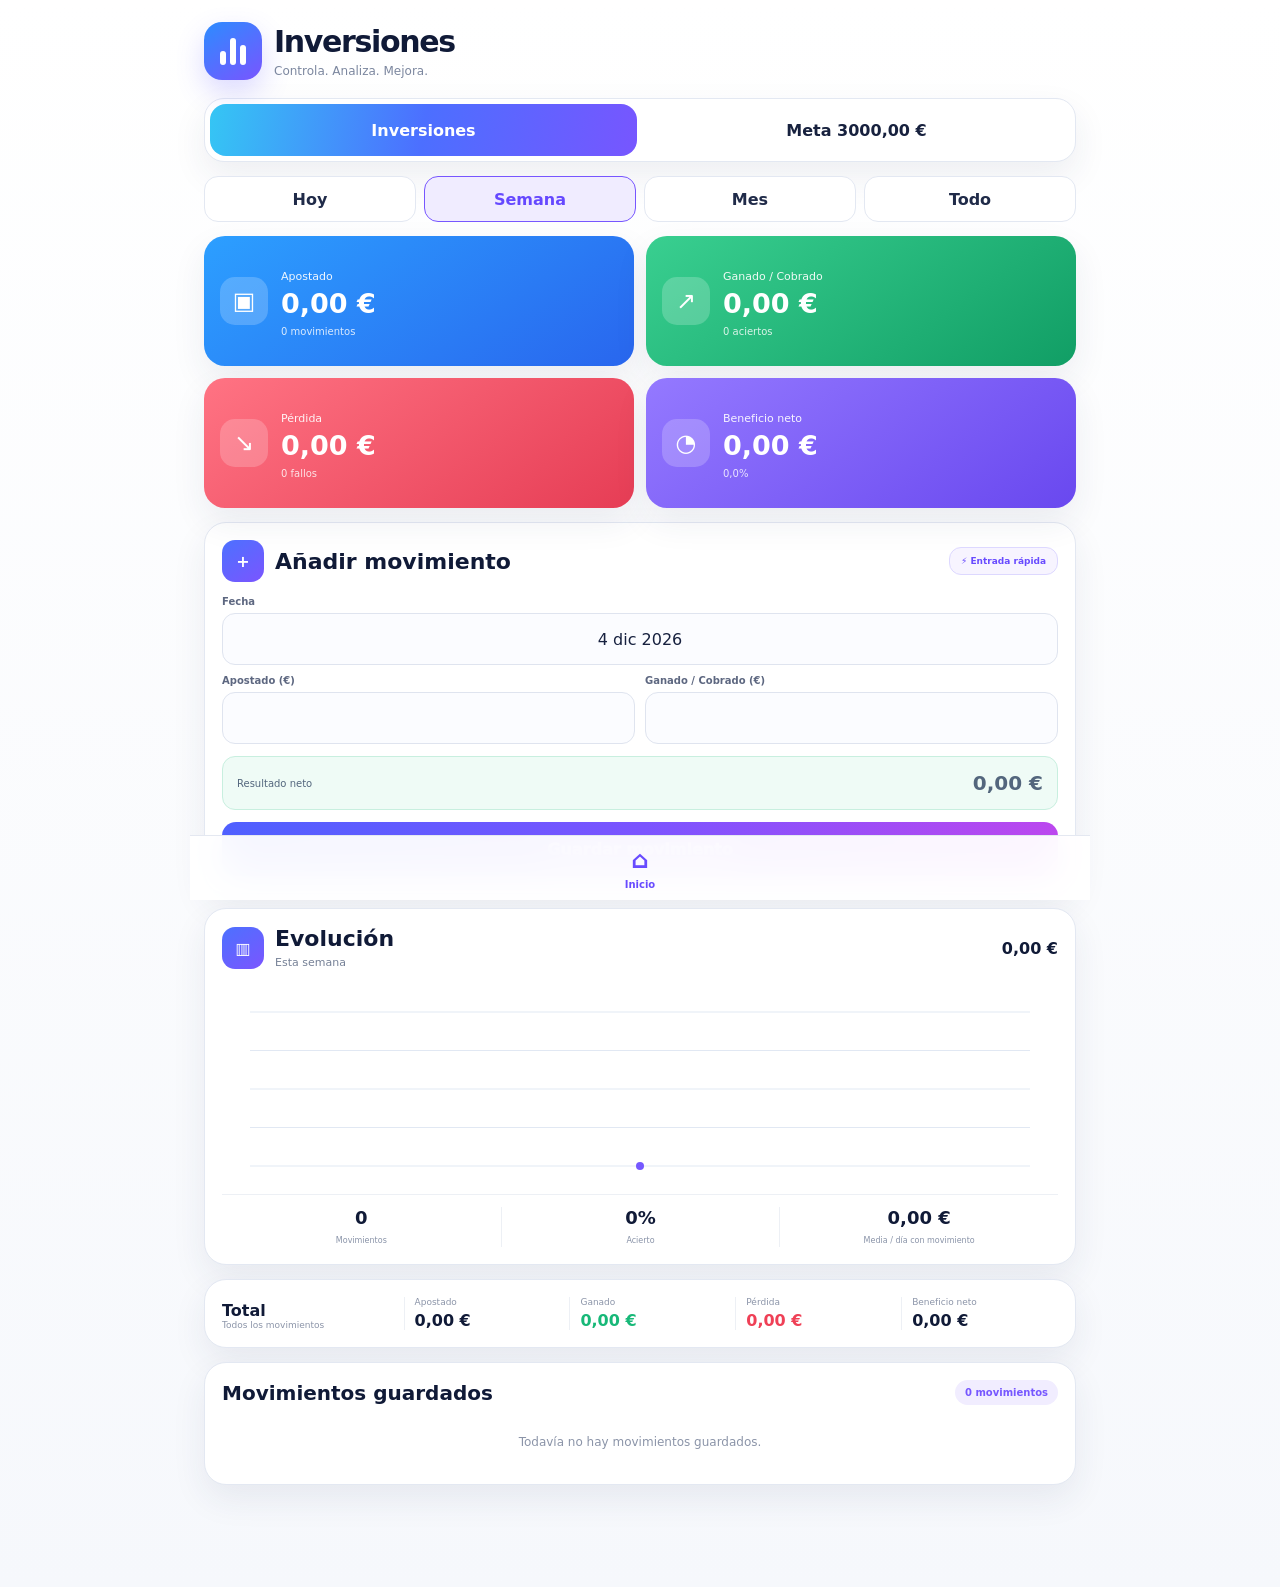
<file: index.html>
<!doctype html>
<html lang="es">
<head>
<meta charset="UTF-8">
<meta name="viewport" content="width=device-width,initial-scale=1,viewport-fit=cover">
<meta name="theme-color" content="#ffffff">
<meta name="apple-mobile-web-app-capable" content="yes">
<meta name="apple-mobile-web-app-status-bar-style" content="default">
<meta name="apple-mobile-web-app-title" content="Inversiones">
<title>Inversiones</title>
<style>
:root{--bg:#f5f7fb;--panel:#fff;--line:#e3e8f2;--text:#101a37;--muted:#7c879f;--blue:#2b78ff;--purple:#7756ff;--green:#17b878;--red:#ef4056;--shadow:0 14px 34px rgba(36,52,91,.08)}*{box-sizing:border-box}html,body{margin:0;min-height:100%;background:var(--bg)}body{font-family:Inter,system-ui,-apple-system,BlinkMacSystemFont,"Segoe UI",sans-serif;color:var(--text);background:linear-gradient(180deg,#fff,#f6f8fc)}button,input{font:inherit}button{touch-action:manipulation}button:focus-visible,input:focus-visible{outline:3px solid rgba(43,120,255,.35);outline-offset:2px}button:disabled{cursor:wait}.app{width:min(900px,100%);margin:auto;padding:calc(22px + env(safe-area-inset-top)) 14px calc(88px + env(safe-area-inset-bottom))}.top{display:flex;align-items:center;gap:12px;margin-bottom:18px}.logo{width:58px;height:58px;border-radius:18px;background:linear-gradient(145deg,#2c8cff,#7955ff);display:grid;place-items:center;box-shadow:0 12px 28px rgba(96,88,255,.22)}.logo span{display:flex;align-items:end;gap:4px;height:27px}.logo i{display:block;width:6px;border-radius:4px;background:#fff}.logo i:nth-child(1){height:14px}.logo i:nth-child(2){height:27px}.logo i:nth-child(3){height:20px}.brand h1{margin:0;font-size:30px;letter-spacing:-.045em}.brand p{margin:5px 0 0;color:var(--muted);font-size:12px}.tabs{display:grid;grid-template-columns:1fr 1fr;gap:6px;padding:5px;background:#fff;border:1px solid var(--line);border-radius:20px;box-shadow:var(--shadow);margin-bottom:14px}.tabs button{height:52px;border:0;border-radius:16px;background:transparent;color:#17213e;font-weight:900;font-size:16px}.tabs button.active{background:linear-gradient(100deg,#35c6f4,#4c6fff,#7756ff);color:#fff}.view{display:none}.view.active{display:block}.periods{display:grid;grid-template-columns:repeat(4,1fr);gap:8px;margin-bottom:14px}.periods button{height:46px;border:1px solid var(--line);border-radius:14px;background:#fff;color:#202b49;font-weight:850}.periods button.active{background:#f0ecff;border-color:#7756ff;color:#6548ff}.metrics{display:grid;grid-template-columns:repeat(2,1fr);gap:12px;margin-bottom:14px}.metric{min-height:130px;border-radius:21px;padding:16px;color:#fff;display:grid;grid-template-columns:50px 1fr;gap:11px;align-items:center;background:linear-gradient(145deg,#2c9fff,#2966ee);box-shadow:var(--shadow)}.metric.green{background:linear-gradient(145deg,#39cf90,#119e65)}.metric.red{background:linear-gradient(145deg,#ff7383,#e63d55)}.metric.purple{background:linear-gradient(145deg,#9479ff,#6948ef)}.micon{width:48px;height:48px;border-radius:15px;background:rgba(255,255,255,.2);display:grid;place-items:center;font-size:24px}.metric span{font-size:11px;opacity:.92}.metric strong{display:block;font-size:27px;margin-top:4px}.metric small{display:block;margin-top:7px;font-size:10px;opacity:.82}.card{background:#fff;border:1px solid var(--line);border-radius:22px;padding:17px;box-shadow:var(--shadow);margin-bottom:14px}.head{display:flex;align-items:center;justify-content:space-between;gap:10px;margin-bottom:14px}.head h2{margin:0;font-size:22px}.sectionTitle{display:flex;align-items:center;gap:11px}.sectionIcon{width:42px;height:42px;border-radius:13px;background:linear-gradient(145deg,#4c71ff,#7b55ff);color:#fff;display:grid;place-items:center;font-weight:900}.quick,.pill,.goalEditBtn{border:1px solid #ddd8ff;background:#f7f4ff;color:#684bff;border-radius:12px;padding:8px 11px;font-size:9px;font-weight:900}.form{display:grid;grid-template-columns:1fr 1fr;gap:10px}.field.date{grid-column:1/-1}.field label{display:block;font-size:10px;font-weight:800;color:#5d6780;margin-bottom:6px}.field input,.dateBox{width:100%;height:52px;border:1px solid #dfe4ef;border-radius:13px;background:#fbfcff;color:#17213f;padding:0 12px}.dateBox{position:relative;display:grid;place-items:center}.dateDisplay{font-size:16px}.dateBox input{position:absolute;inset:0;opacity:0}.result{display:flex;justify-content:space-between;align-items:center;border:1px solid #c8efdf;background:#effbf6;border-radius:13px;padding:14px;margin-top:12px;color:#53667d;font-size:10px}.result strong{font-size:20px}.save{width:100%;height:54px;margin-top:12px;border:0;border-radius:14px;background:linear-gradient(100deg,#4f60ff,#7b54ff,#bd47ee);color:#fff;font-weight:950;font-size:16px}.chartbox{min-height:310px}#chart{display:block;width:100%;height:210px}.chartstats{display:grid;grid-template-columns:repeat(3,1fr);border-top:1px solid #edf0f5;padding-top:12px}.chartstats div{text-align:center}.chartstats div+div{border-left:1px solid #edf0f5}.chartstats strong{display:block;font-size:18px}.chartstats span{font-size:8px;color:#8993a8}.totals{display:grid;grid-template-columns:1.1fr repeat(4,1fr);gap:9px;align-items:center}.totals div+div{border-left:1px solid #edf0f5;padding-left:10px}.totals span{display:block;color:#8b94a8;font-size:9px}.totals strong{display:block;margin-top:4px;font-size:16px}.positive{color:var(--green)!important}.negative{color:var(--red)!important}.goalHero{background:linear-gradient(135deg,#684cf3,#9657f0);color:#fff;border:0}.goalHero .eyebrow,.goalHero .sub,.goalHero .rowText,.goalHero .gmini span{color:rgba(255,255,255,.8)}.goalValue{font-size:56px;font-weight:950;line-height:1;margin:9px 0}.eyebrow{text-transform:uppercase;letter-spacing:.13em;font-size:9px;font-weight:900;color:#8993a8}.sub{font-size:11px;color:#758096}.progress{height:13px;border-radius:999px;background:rgba(255,255,255,.23);overflow:hidden;margin:16px 0 9px}.bar{height:100%;background:linear-gradient(90deg,#47efba,#fff)}.rowText{display:flex;justify-content:space-between;font-size:9px}.gmini{display:grid;grid-template-columns:repeat(3,1fr);gap:8px;margin-top:14px}.gmini div{border-top:1px solid rgba(255,255,255,.25);padding-top:9px}.gmini span{display:block;font-size:8px}.gmini strong{display:block;margin-top:4px;font-size:16px;color:#fff!important}.count{display:grid;grid-template-columns:1fr 1fr;gap:12px}.count .card{margin:0;text-align:center;background:linear-gradient(180deg,#fff,#f7fbff)}.count strong{display:block;font-size:56px;color:#129d91}.count span{color:#68748d}.count small{display:block;margin-top:9px;color:#7d879c;line-height:1.5}.daily{background:linear-gradient(135deg,#f2fff9,#eef6ff)}.daily h2{margin:0 0 8px}.daily strong{font-size:41px;color:#2979ff}.daily p{margin:7px 0 0;color:#6f7891;font-size:11px}.calendar{display:grid;grid-template-columns:repeat(5,1fr);gap:7px}.day{min-height:63px;border:1px solid #e1e6f0;border-radius:11px;background:#fafbfe;padding:7px;text-align:center}.day b{display:block;font-size:10px}.day small{display:block;font-size:8px;color:#8b94a8;margin-top:3px}.day.today{outline:2px solid #7657ff}.goalEditor{display:none}.goalEditor.open{display:block}.goalEditGrid{display:grid;grid-template-columns:1fr 1fr;gap:9px}.goalEditField:first-child{grid-column:1/-1}.goalEditField label{display:block;font-size:10px;color:#5d6780;margin:0 0 5px}.goalEditField input{width:100%;height:46px;border:1px solid #dfe4ef;border-radius:11px;background:#fbfcff;padding:0 11px}.goalEditActions{display:flex;gap:8px;margin-top:10px}.goalEditActions button{flex:1;height:44px;border-radius:11px;font-weight:900}.goalSave{border:0;background:linear-gradient(100deg,#35c6f4,#4c6fff,#7756ff);color:#fff}.goalCancel{border:1px solid #e1e5ef;background:#fff;color:#59637c}.bottom{position:fixed;left:50%;bottom:0;transform:translateX(-50%);width:min(900px,100%);background:rgba(255,255,255,.95);border-top:1px solid #e4e8f1;backdrop-filter:blur(18px);padding:8px 8px calc(8px + env(safe-area-inset-bottom));z-index:20}.bottom button{width:100%;border:0;background:transparent;color:#684bff;display:grid;place-items:center;gap:3px;font-size:10px;font-weight:900;min-height:48px}.homeIcon{font-size:24px}@media(max-width:700px){.count{grid-template-columns:1fr}.totals{grid-template-columns:1fr 1fr}.totals div+div{border-left:0;border-top:1px solid #edf0f5;padding:8px 0 0}.goalValue{font-size:48px}}@media(max-width:430px){.app{padding-left:10px;padding-right:10px}.brand h1{font-size:27px}.metric{grid-template-columns:44px 1fr;padding:14px}.micon{width:42px;height:42px}.metric strong{font-size:24px}.card{padding:14px}.tabs button{font-size:15px}.calendar{grid-template-columns:repeat(5,1fr)}}@media(max-width:350px){.metrics{grid-template-columns:1fr}.periods{gap:5px}.periods button{font-size:12px}.calendar{grid-template-columns:repeat(4,1fr)}}@media(prefers-reduced-motion:reduce){*{scroll-behavior:auto!important;transition:none!important;animation:none!important}}
</style>
</head>
<body>
<main class="app">
<header class="top"><div class="logo" aria-hidden="true"><span><i></i><i></i><i></i></span></div><div class="brand"><h1>Inversiones</h1><p>Controla. Analiza. Mejora.</p></div></header>
<nav class="tabs" role="tablist" aria-label="Secciones principales"><button id="tabInvest" class="active" type="button" role="tab" aria-selected="true" aria-controls="investView">Inversiones</button><button id="tabGoal" type="button" role="tab" aria-selected="false" aria-controls="goalView">Meta 3.000 €</button></nav>
<section id="investView" class="view active" role="tabpanel" aria-labelledby="tabInvest">
<nav class="periods" id="periods" aria-label="Periodo"><button data-period="today" type="button">Hoy</button><button data-period="week" class="active" type="button">Semana</button><button data-period="month" type="button">Mes</button><button data-period="all" type="button">Todo</button></nav>
<section class="metrics"><article class="metric"><div class="micon" aria-hidden="true">▣</div><div><span>Apostado</span><strong id="staked">0,00 €</strong><small id="movesMeta">0 movimientos</small></div></article><article class="metric green"><div class="micon" aria-hidden="true">↗</div><div><span>Ganado / Cobrado</span><strong id="returned">0,00 €</strong><small id="winsMeta">0 aciertos</small></div></article><article class="metric red"><div class="micon" aria-hidden="true">↘</div><div><span>Pérdida</span><strong id="loss">0,00 €</strong><small id="lossesMeta">0 fallos</small></div></article><article class="metric purple"><div class="micon" aria-hidden="true">◔</div><div><span>Beneficio neto</span><strong id="net">0,00 €</strong><small id="roiMeta">0,0%</small></div></article></section>
<section class="card"><div class="head"><div class="sectionTitle"><div class="sectionIcon" aria-hidden="true">+</div><h2>Añadir movimiento</h2></div><span class="quick">⚡ Entrada rápida</span></div><div class="form"><div class="field date"><label>Fecha</label><div class="dateBox"><span id="dateDisplay" class="dateDisplay"></span><input id="date" type="date" aria-label="Fecha"></div></div><div class="field"><label for="stake">Apostado (€)</label><input id="stake" type="number" min="0" step="0.01" inputmode="decimal"></div><div class="field"><label for="returnedInput">Ganado / Cobrado (€)</label><input id="returnedInput" type="number" min="0" step="0.01" inputmode="decimal"></div></div><div class="result"><span>Resultado neto</span><strong id="preview" aria-live="polite">0,00 €</strong></div><button id="save" class="save" type="button">Guardar movimiento</button></section>
<section class="card chartbox"><div class="head"><div class="sectionTitle"><div class="sectionIcon" aria-hidden="true">▥</div><div><h2>Evolución</h2><span id="periodLabel" class="sub">Esta semana</span></div></div><strong id="chartTotal" aria-live="polite">0,00 €</strong></div><canvas id="chart" role="img" aria-label="Gráfica de evolución del resultado acumulado"></canvas><div class="chartstats"><div><strong id="statMoves">0</strong><span>Movimientos</span></div><div><strong id="statHit">0%</strong><span>Acierto</span></div><div><strong id="statAvg">0,00 €</strong><span>Media / día con movimiento</span></div></div></section>
<section class="card totals"><div><strong>Total</strong><span>Todos los movimientos</span></div><div><span>Apostado</span><strong id="allStaked">0,00 €</strong></div><div><span>Ganado</span><strong id="allReturned" class="positive">0,00 €</strong></div><div><span>Pérdida</span><strong id="allLoss" class="negative">0,00 €</strong></div><div><span>Beneficio neto</span><strong id="allNet">0,00 €</strong></div></section>
</section>
<section id="goalView" class="view" role="tabpanel" aria-labelledby="tabGoal">
<section class="card goalHero"><div class="head"><div><div class="eyebrow">Objetivo neto</div><h2 style="margin:3px 0 0">Meta 3.000 €</h2></div><button id="goalEditBtn" class="goalEditBtn" type="button">Cambiar meta</button></div><div id="goalValue" class="goalValue">3.000,00 €</div><div id="goalRange" class="sub"></div><div class="progress"><div id="goalBar" class="bar"></div></div><div class="rowText"><span id="goalProgress"></span><span id="goalRemaining"></span></div><div class="gmini"><div><span>Beneficio neto</span><strong id="goalNet">0,00 €</strong></div><div><span>Ganado/Cobrado</span><strong id="goalReturned">0,00 €</strong></div><div><span>Apostado</span><strong id="goalStaked">0,00 €</strong></div></div></section>
<section id="goalEditor" class="card goalEditor"><h2 style="margin-top:0">Cambiar meta</h2><div class="goalEditGrid"><div class="goalEditField"><label for="goalAmountInput">Objetivo (€)</label><input id="goalAmountInput" type="number" min="0.01" step="0.01"></div><div class="goalEditField"><label for="goalStartInput">Fecha de inicio</label><input id="goalStartInput" type="date"></div><div class="goalEditField"><label for="goalEndInput">Fecha final</label><input id="goalEndInput" type="date"></div></div><div class="goalEditActions"><button id="goalCancel" class="goalCancel" type="button">Cancelar</button><button id="goalSave" class="goalSave" type="button">Guardar meta</button></div></section>
<section class="count"><article class="card"><div class="eyebrow">Cuenta atrás</div><strong id="daysLeft">0</strong><span>días restantes</span><small id="dateInfo"></small></article><article class="card daily"><h2>Media diaria necesaria</h2><strong id="goalDaily" aria-live="polite">0,00 €/día</strong><p id="goalDailySub"></p></article></section>
<section class="card"><div class="head"><h2>Calendario de la meta</h2><span id="daysPassed" class="pill"></span></div><div id="calendar" class="calendar" aria-label="Calendario de resultados diarios"></div></section>
</section>
</main>
<nav class="bottom" aria-label="Navegación inferior"><button id="navHome" type="button"><span class="homeIcon" aria-hidden="true">⌂</span><span>Inicio</span></button></nav>
<script src="core.js?v=20260914-audit2"></script>
<script src="app.js?v=20260914-audit2"></script>
</body>
</html>
</file>
